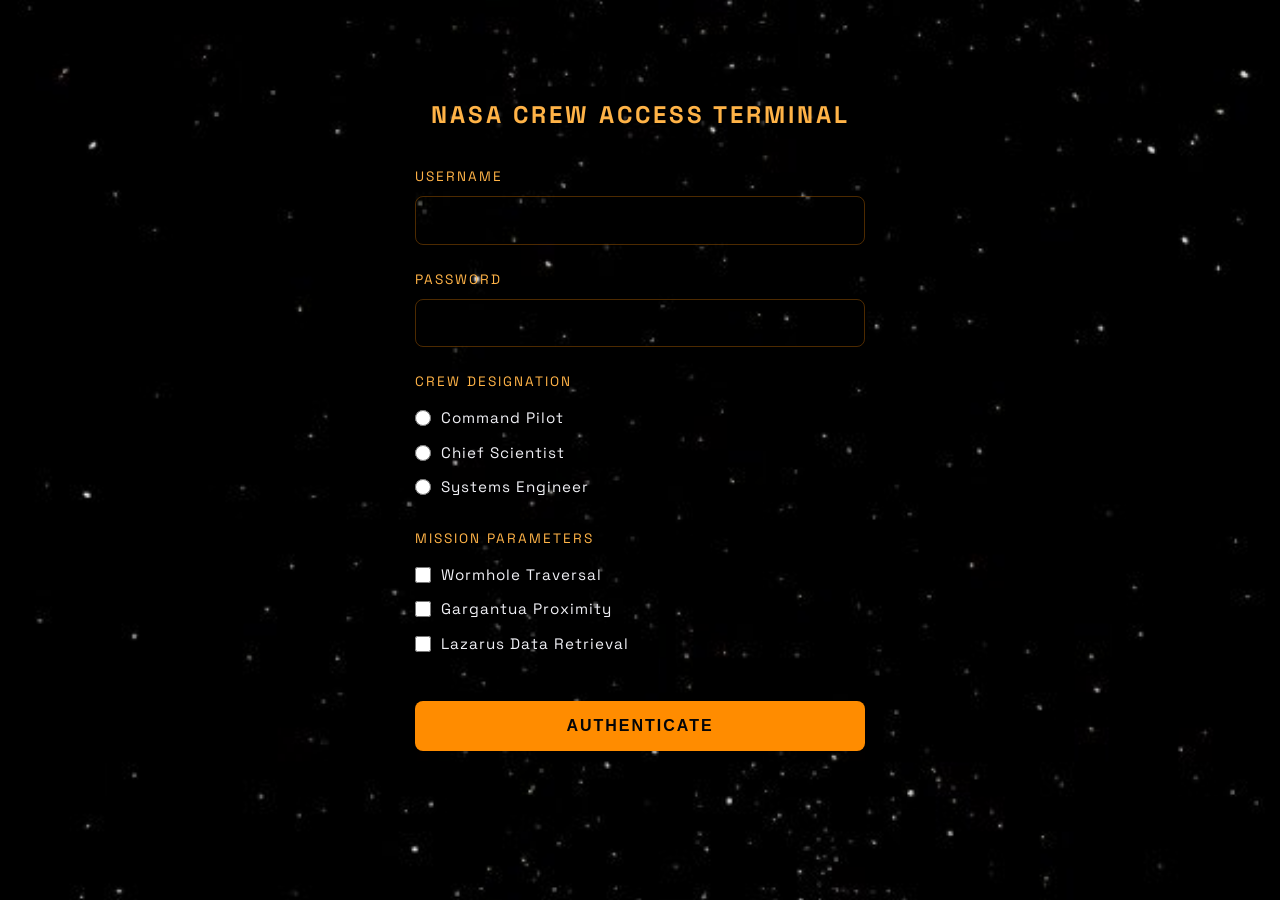
<file: index.html>
<!DOCTYPE html>
<html lang="en">
<head>
    <meta charset="UTF-8">
    <meta name="viewport" content="width=device-width, initial-scale=1.0">
    <title>LOGIN</title>
    <link rel="stylesheet" href="style edited.css">
</head>
<body>
    <main>
        <div class="login-container">
            <div class="terminal-header">
                <span class="status-light"></span>
                <h1>NASA Crew Access Terminal</h1>
            </div>
            <section class="glass-card">
                <form action="home.html" method="get">
                    <div class="form-group">
                        <label for="username">Username</label>
                        <input type="text" id="username" name="username" required>
                    </div>
                    <div class="form-group">
                        <label for="password">Password</label>
                        <input type="password" id="password" name="password" required>
                    </div>
                    <div class="form-group">
                        <label>Crew Designation</label>
                        <label class="inline-label">
                            <input type="radio" name="role" value="pilot" required> Command Pilot
                        </label>
                        <label class="inline-label">
                            <input type="radio" name="role" value="scientist"> Chief Scientist
                        </label>
                        <label class="inline-label">
                            <input type="radio" name="role" value="engineer"> Systems Engineer
                        </label>
                    </div>
                    <div class="form-group">
                        <label>Mission Parameters</label>
                        <label class="inline-label">
                            <input type="checkbox" name="mission" value="wormhole"> Wormhole Traversal
                        </label>
                        <label class="inline-label">
                            <input type="checkbox" name="mission" value="gargantua"> Gargantua Proximity
                        </label>
                        <label class="inline-label">
                            <input type="checkbox" name="mission" value="lazarus"> Lazarus Data Retrieval
                        </label>
                    </div>
                    <button type="submit" class="btn-submit">Authenticate</button>
                </form>
            </section>
        </div>
    </main>
</body>
</html>
</file>
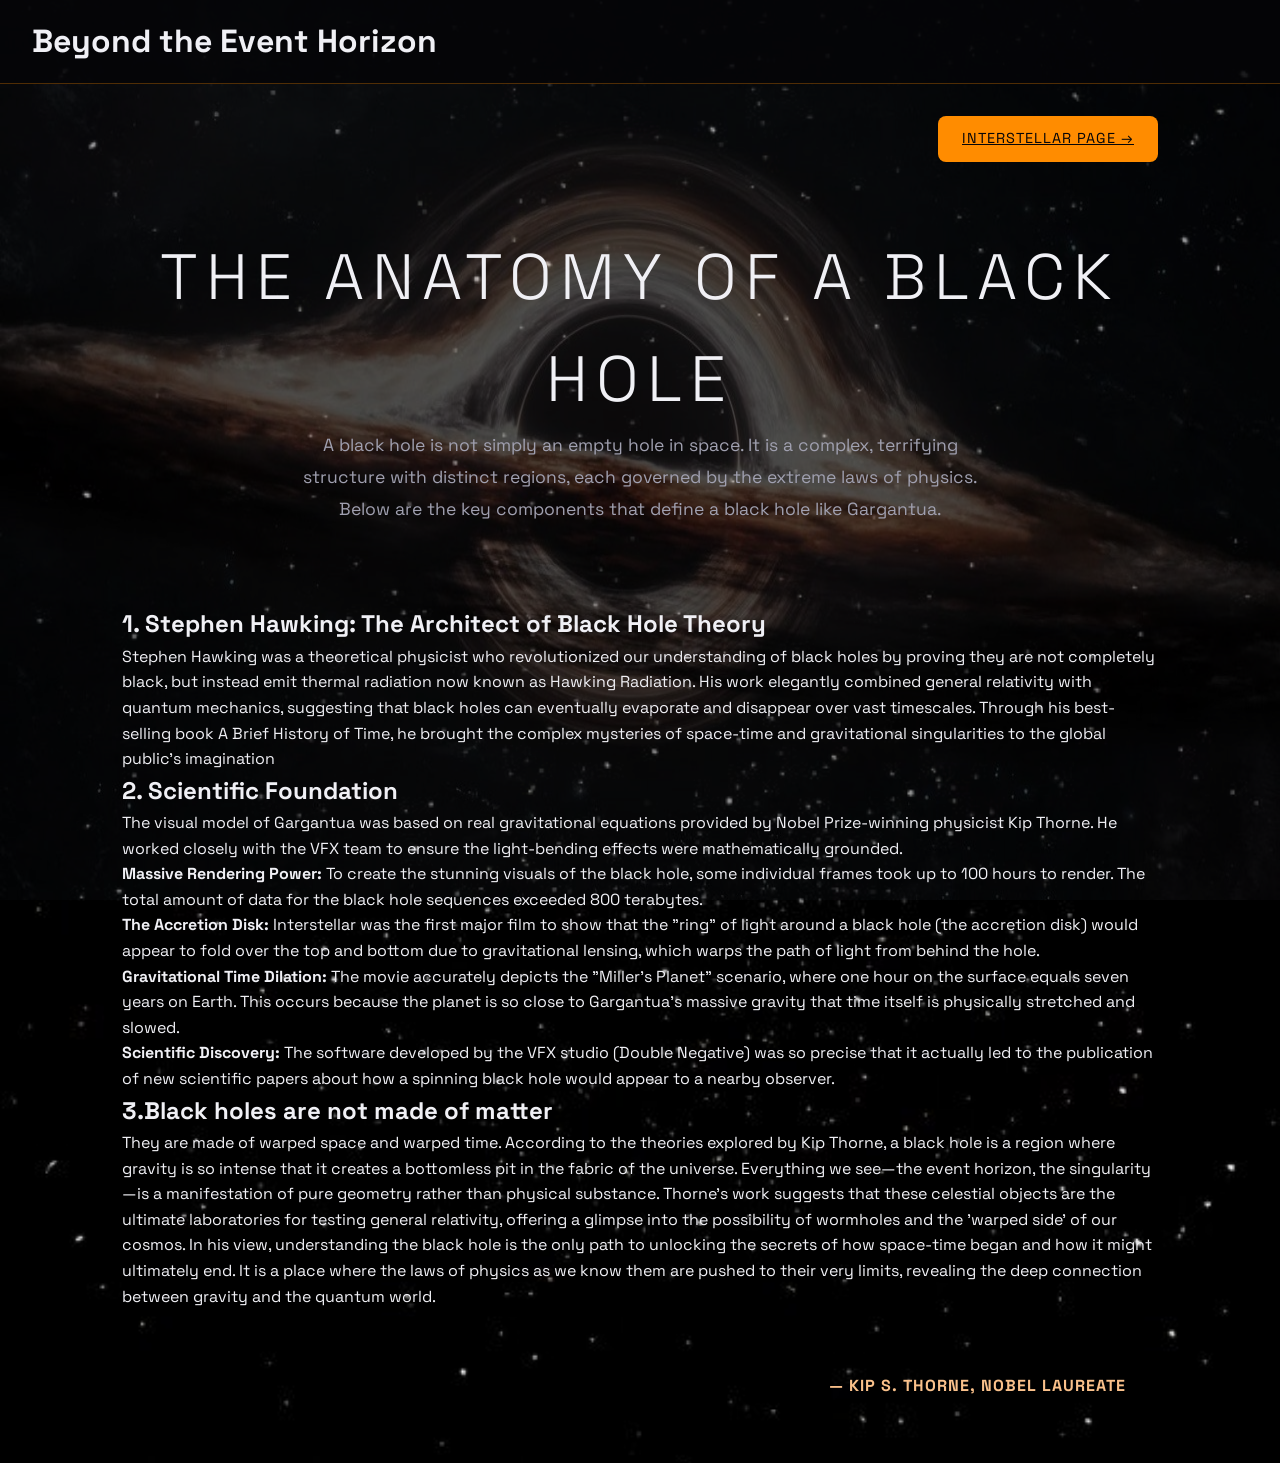
<file: anatomy.html>
<!DOCTYPE html>
<html lang="en">
<head>
    <meta charset="UTF-8">
    <meta name="viewport" content="width=device-width, initial-scale=1.0">
    <title>The Science - Black Hole Anatomy</title>
    <link rel="stylesheet" href="style edited.css">
</head>
<body>
    <img src="TASK3.jpg" class="bg-image" alt="Space Background">
    <header>
        <div class="container">
            <h1 class="site-title"> Beyond the Event Horizon</h1>
        </div>
    </header>
    <main>
        <div style="text-align: right; margin-bottom: 1rem;">
            <a href="mission.html" class="nav-btn">Interstellar Page →</a>
        </div>
        <section class="hero" style="padding: 3rem 2rem;">
            <h1>The Anatomy of a Black Hole</h1>
            <p>A black hole is not simply an empty hole in space. It is a complex, terrifying structure with distinct regions, each governed by the extreme laws of physics. Below are the key components that define a black hole like Gargantua.</p>
        </section>
        <article class="glass-card">
            <h2>1. Stephen Hawking: The Architect of Black Hole Theory</h2>
            <p>Stephen Hawking was a theoretical physicist who revolutionized our understanding of black holes by proving they are not completely black, but instead emit thermal radiation now known as Hawking Radiation. His work elegantly combined general relativity with quantum mechanics, suggesting that black holes can eventually evaporate and disappear over vast timescales. Through his best-selling book A Brief History of Time, he brought the complex mysteries of space-time and gravitational singularities to the global public's imagination</p>
        </article>
        <article class="glass-card">
            <h2>2. Scientific Foundation</h2>
            <p>The visual model of Gargantua was based on real gravitational equations provided by Nobel Prize-winning physicist Kip Thorne. He worked closely with the VFX team to ensure the light-bending effects were mathematically grounded.</p>
            <p><strong>Massive Rendering Power:</strong> To create the stunning visuals of the black hole, some individual frames took up to 100 hours to render. The total amount of data for the black hole sequences exceeded 800 terabytes.</p>
            <p><strong>The Accretion Disk:</strong> Interstellar was the first major film to show that the "ring" of light around a black hole (the accretion disk) would appear to fold over the top and bottom due to gravitational lensing, which warps the path of light from behind the hole.</p>
            <p><strong>Gravitational Time Dilation:</strong> The movie accurately depicts the "Miller's Planet" scenario, where one hour on the surface equals seven years on Earth. This occurs because the planet is so close to Gargantua's massive gravity that time itself is physically stretched and slowed.</p>
            <p><strong>Scientific Discovery:</strong> The software developed by the VFX studio (Double Negative) was so precise that it actually led to the publication of new scientific papers about how a spinning black hole would appear to a nearby observer.</p>
        </article>
        <h2>3.Black holes are not made of matter</h2>
        <p>They are made of warped space and warped time. According to the theories explored by Kip Thorne, a black hole is a region where gravity is so intense that it creates a bottomless pit in the fabric of the universe. Everything we see—the event horizon, the singularity—is a manifestation of pure geometry rather than physical substance. Thorne's work suggests that these celestial objects are the ultimate laboratories for testing general relativity, offering a glimpse into the possibility of wormholes and the 'warped side' of our cosmos. In his view, understanding the black hole is the only path to unlocking the secrets of how space-time began and how it might ultimately end. It is a place where the laws of physics as we know them are pushed to their very limits, revealing the deep connection between gravity and the quantum world.</p>
        <footer style="text-align: right; font-weight: bold; color: #fac18b; text-transform: uppercase; font-size: 1em; letter-spacing: 1px;">
            — Kip S. Thorne, Nobel Laureate
        </footer>
    </main>
</body>
</html>
</file>
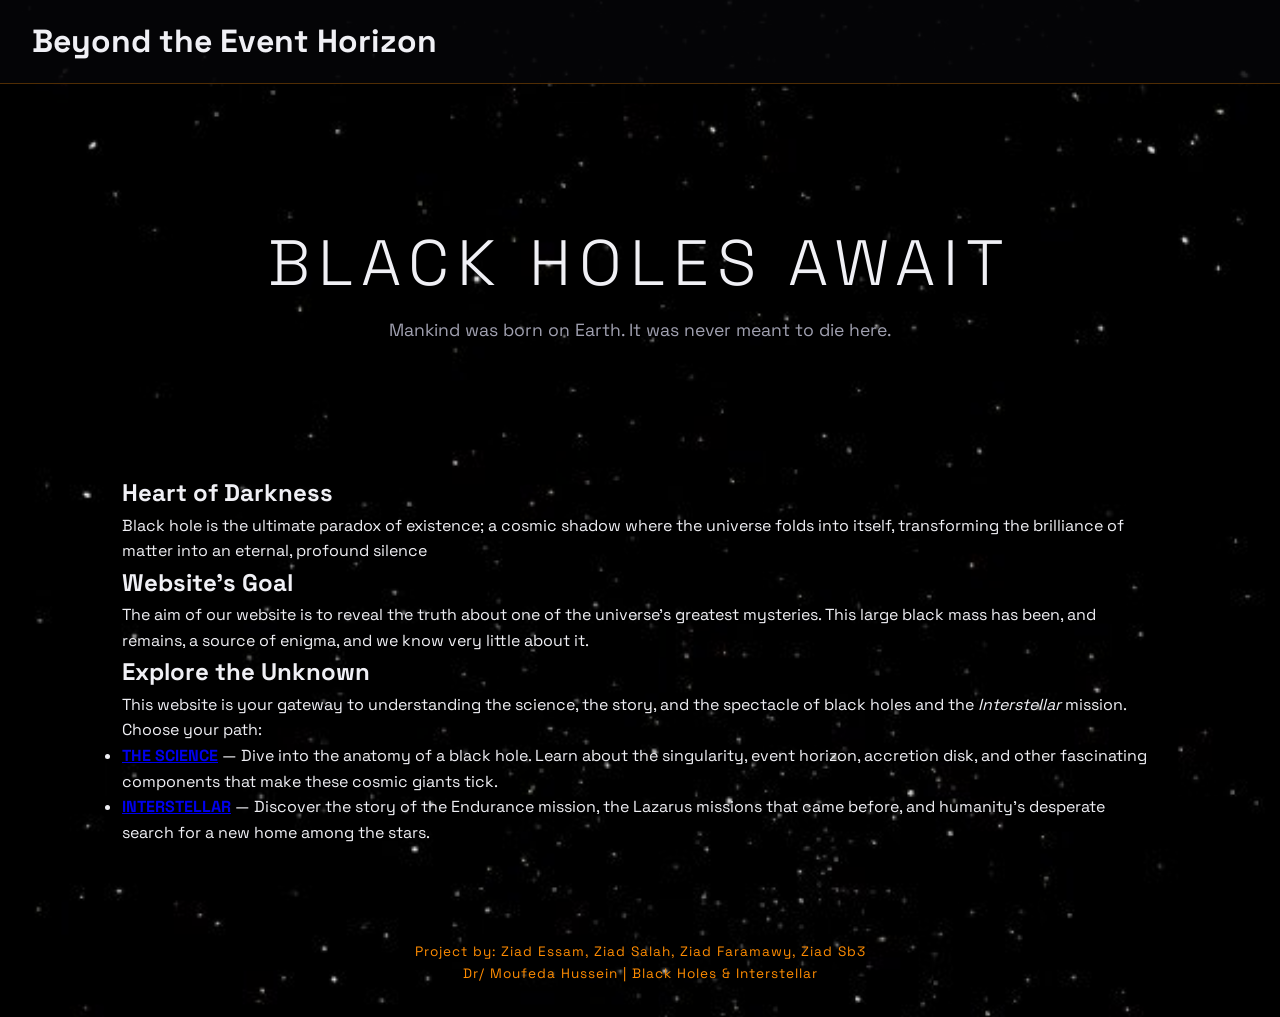
<file: home.html>
<!DOCTYPE html>
<html lang="en">
<head>
    <meta charset="UTF-8">
    <meta name="viewport" content="width=device-width, initial-scale=1.0">
    <title>Beyond the Event Horizon</title>
    <link rel="stylesheet" href="style edited.css">
</head>
<body>
    <video autoplay loop muted playsinline class="bg-video">
        <source src="TASK.mp4" type="video/mp4">
    </video>
    <header>
        <div class="container">
            <h1 class="site-title"> Beyond the Event Horizon</h1>
        </div>
    </header>
    <main class="container">
        <section class="hero">
            <h1>Black holes Await</h1>
            <p>Mankind was born on Earth. It was never meant to die here.</p>
        </section>
        <section>
            <h2>Heart of Darkness</h2>
            <p>Black hole is the ultimate paradox of existence; a cosmic shadow where the universe folds into itself, transforming the brilliance of matter into an eternal, profound silence</p>
        </section>
        <section>
            <h2>Website's Goal</h2>
            <p>The aim of our website is to reveal the truth about one of the universe's greatest mysteries. This large black mass has been, and remains, a source of enigma, and we know very little about it.</p>
        </section>
        <section>
            <h2>Explore the Unknown</h2>
            <p>This website is your gateway to understanding the science, the story, and the spectacle of black holes and the <em>Interstellar</em> mission. Choose your path:</p>
            <ul>
                <li><strong><a href="anatomy.html">THE SCIENCE</a></strong> — Dive into the anatomy of a black hole. Learn about the singularity, event horizon, accretion disk, and other fascinating components that make these cosmic giants tick.</li>
                <li><strong><a href="mission.html">INTERSTELLAR</a></strong> — Discover the story of the Endurance mission, the Lazarus missions that came before, and humanity's desperate search for a new home among the stars.</li>
            </ul>
        </section>
    </main>
    <footer>
        <div class="container">
            <p>Project by: Ziad Essam, Ziad Salah, Ziad Faramawy, Ziad Sb3</p>
            <p>Dr/ Moufeda Hussein | Black Holes & Interstellar </p>
        </div>
    </footer>
</body>
</html>
</file>
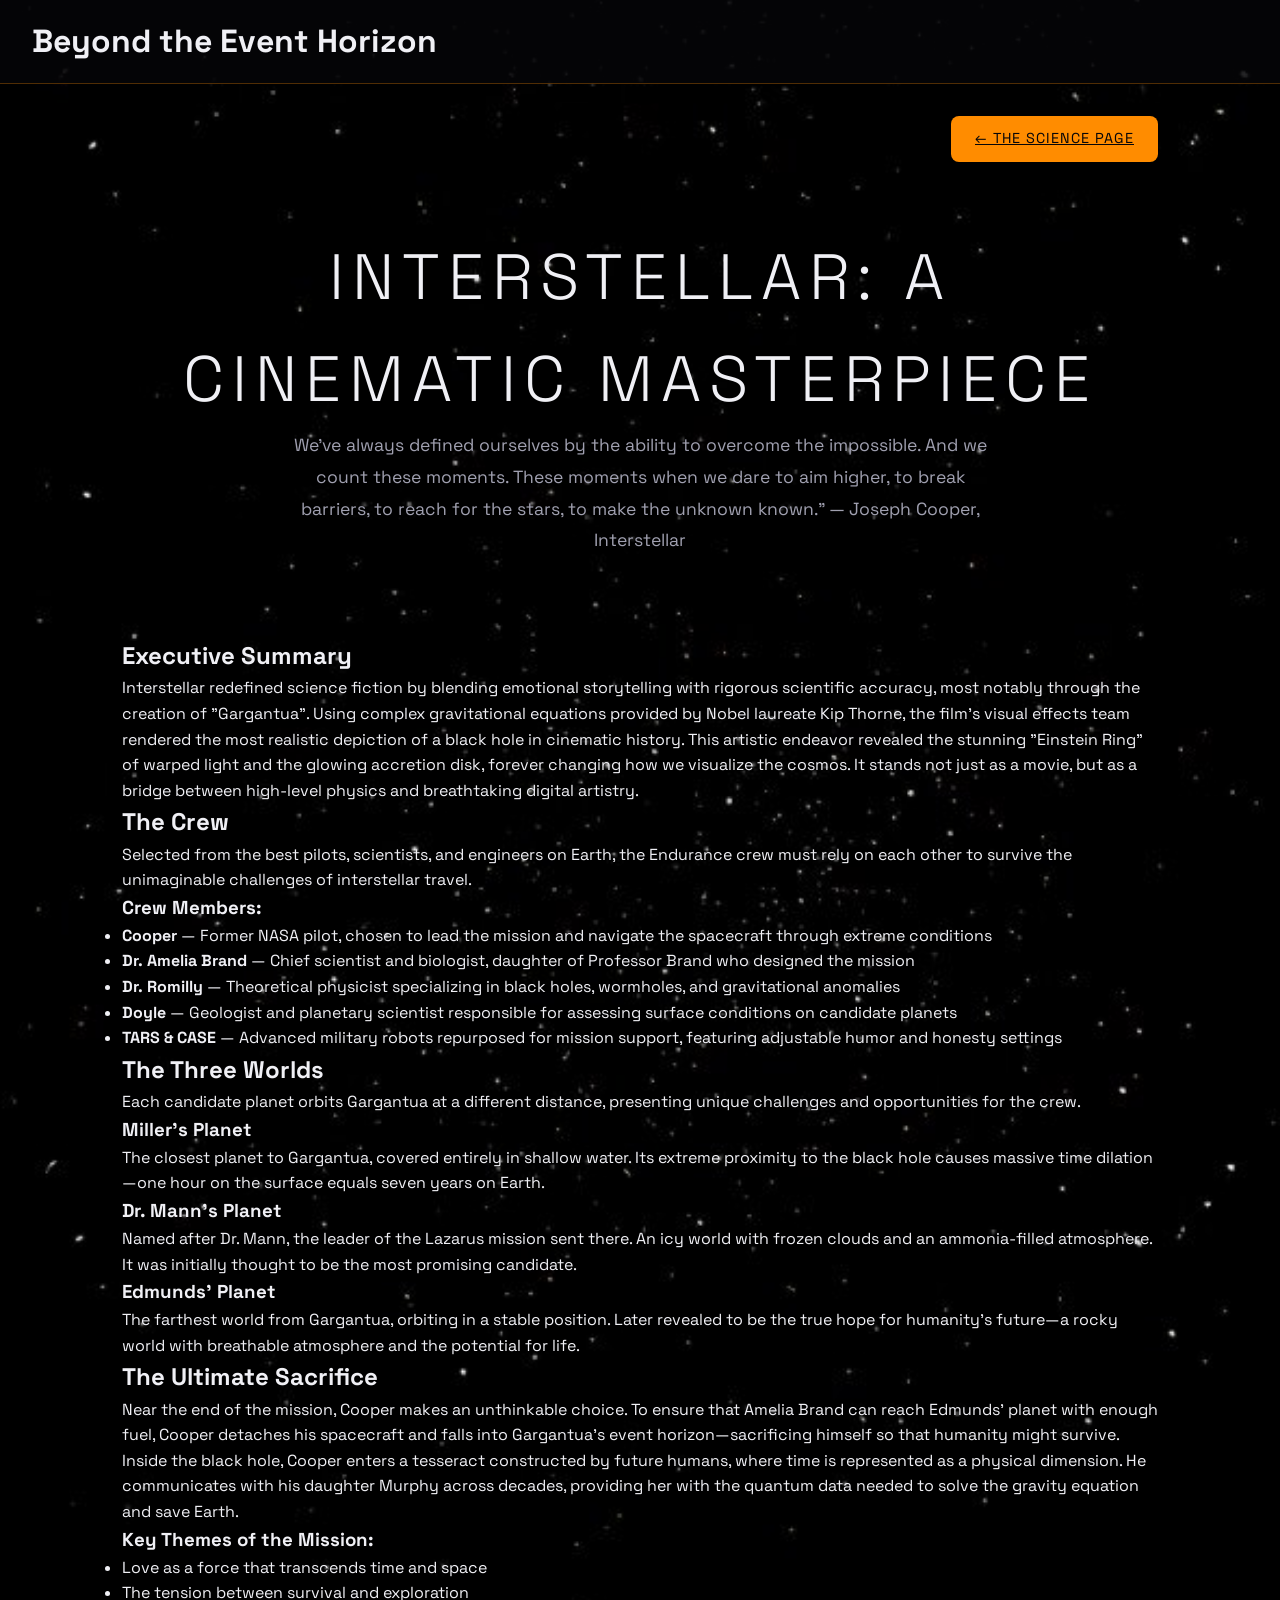
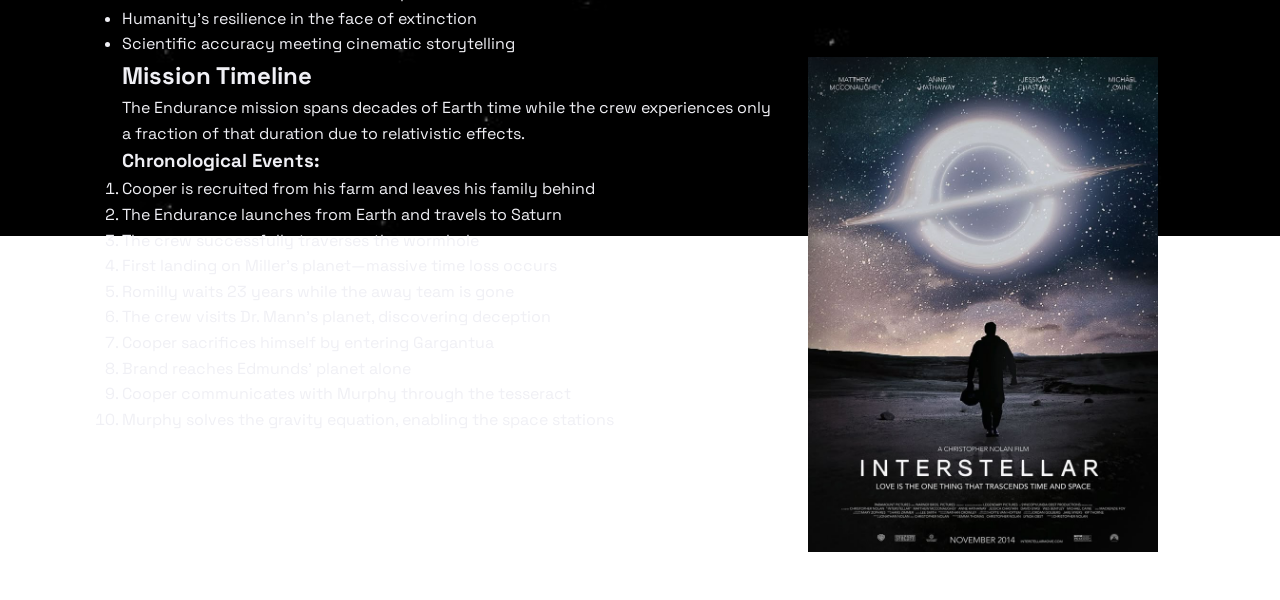
<file: mission.html>
<!DOCTYPE html>
<html lang="en">
<head>
    <meta charset="UTF-8">
    <meta name="viewport" content="width=device-width, initial-scale=1.0">
    <title>Interstellar: A Cinematic Masterpiece</title>
    <link rel="stylesheet" href="style edited.css">
</head>
<body>
    <header>
        <div class="container">
            <h1 class="site-title"> Beyond the Event Horizon</h1>
        </div>
    </header>
    <main>
        <div style="text-align: right; margin-bottom: 1rem;">
            <a href="anatomy.html" class="nav-btn">← The Science Page</a>
        </div>
        <section class="hero" style="padding: 3rem 2rem;">
            <h1>Interstellar: A Cinematic Masterpiece</h1>
            <p>We’ve always defined ourselves by the ability to overcome the impossible. And we count these moments. These moments when we dare to aim higher, to break barriers, to reach for the stars, to make the unknown known."

— Joseph Cooper, Interstellar</p>
        </section>
        <section class="glass-card">
            <h2>Executive Summary</h2>
            <p>Interstellar redefined science fiction by blending emotional storytelling with rigorous scientific accuracy, most notably through the creation of "Gargantua". Using complex gravitational equations provided by Nobel laureate Kip Thorne, the film’s visual effects team rendered the most realistic depiction of a black hole in cinematic history. This artistic endeavor revealed the stunning "Einstein Ring" of warped light and the glowing accretion disk, forever changing how we visualize the cosmos. It stands not just as a movie, but as a bridge between high-level physics and breathtaking digital artistry.</p>
        </section>
        <section class="glass-card">
            <h2>The Crew</h2>
            <p>Selected from the best pilots, scientists, and engineers on Earth, the Endurance crew must rely on each other to survive the unimaginable challenges of interstellar travel.</p>
            <h3>Crew Members:</h3>
            <ul>
                <li><strong>Cooper</strong> — Former NASA pilot, chosen to lead the mission and navigate the spacecraft through extreme conditions</li>
                <li><strong>Dr. Amelia Brand</strong> — Chief scientist and biologist, daughter of Professor Brand who designed the mission</li>
                <li><strong>Dr. Romilly</strong> — Theoretical physicist specializing in black holes, wormholes, and gravitational anomalies</li>
                <li><strong>Doyle</strong> — Geologist and planetary scientist responsible for assessing surface conditions on candidate planets</li>
                <li><strong>TARS & CASE</strong> — Advanced military robots repurposed for mission support, featuring adjustable humor and honesty settings</li>
            </ul>
        </section>
        <section class="glass-card">
            <h2>The Three Worlds</h2>
            <p>Each candidate planet orbits Gargantua at a different distance, presenting unique challenges and opportunities for the crew.</p>
            <h3>Miller's Planet</h3>
            <p>The closest planet to Gargantua, covered entirely in shallow water. Its extreme proximity to the black hole causes massive time dilation—one hour on the surface equals seven years on Earth.</p>
            <h3>Dr. Mann's Planet</h3>
            <p>Named after Dr. Mann, the leader of the Lazarus mission sent there. An icy world with frozen clouds and an ammonia-filled atmosphere. It was initially thought to be the most promising candidate.</p>
            <h3>Edmunds' Planet</h3>
            <p>The farthest world from Gargantua, orbiting in a stable position. Later revealed to be the true hope for humanity's future—a rocky world with breathable atmosphere and the potential for life.</p>
        </section>
        <section class="glass-card">
            <h2>The Ultimate Sacrifice</h2>
            <p>Near the end of the mission, Cooper makes an unthinkable choice. To ensure that Amelia Brand can reach Edmunds' planet with enough fuel, Cooper detaches his spacecraft and falls into Gargantua's event horizon—sacrificing himself so that humanity might survive.</p>
            <p>Inside the black hole, Cooper enters a tesseract constructed by future humans, where time is represented as a physical dimension. He communicates with his daughter Murphy across decades, providing her with the quantum data needed to solve the gravity equation and save Earth.</p>
            <h3>Key Themes of the Mission:</h3>
            <ul>
                <li>Love as a force that transcends time and space</li>
                <li>The tension between survival and exploration</li>
                <li>Humanity's resilience in the face of extinction</li>
                <li>Scientific accuracy meeting cinematic storytelling</li>
            </ul>
        </section>
        <section class="glass-card" style="display: flow-root;">
            <img src="TASK2.jpg" class="wiki-img" alt="Endurance Timeline">
            <h2>Mission Timeline</h2>
            <p>The Endurance mission spans decades of Earth time while the crew experiences only a fraction of that duration due to relativistic effects.</p>
            <h3>Chronological Events:</h3>
            <ol>
                <li>Cooper is recruited from his farm and leaves his family behind</li>
                <li>The Endurance launches from Earth and travels to Saturn</li>
                <li>The crew successfully traverses the wormhole</li>
                <li>First landing on Miller's planet—massive time loss occurs</li>
                <li>Romilly waits 23 years while the away team is gone</li>
                <li>The crew visits Dr. Mann's planet, discovering deception</li>
                <li>Cooper sacrifices himself by entering Gargantua</li>
                <li>Brand reaches Edmunds' planet alone</li>
                <li>Cooper communicates with Murphy through the tesseract</li>
                <li>Murphy solves the gravity equation, enabling the space stations</li>
            </ol>
        </section>
    </main>
</body>
</html>
</file>
<file: style edited.css>
@import url('https://fonts.googleapis.com/css2?family=Space+Grotesk:wght@300;400;500;700');
* {
    margin: 0;
    padding: 0;
    box-sizing: border-box;
}
body {
    background-image: url('TASK.jpg');
    background-attachment: fixed;
    background-position: right ;
    background-repeat: no-repeat;
    background-size: cover;
    font-family: 'Space Grotesk', sans-serif;
    color: #f0f0f5;
    line-height: 1.6;
    min-height: 100vh;
}
.bg-image {
    position: fixed;
    top: 0;
    left: 0;
    width: 100%;
    height: 100%;
    opacity: 0.3;
    z-index: -1;
}
.bg-video {
    position: absolute;
    top: 50vh;
    left: 50%;
    transform: translate(-50%, -50%);
    width: 70vw;
    height: 50vh;
    object-fit: cover;
    border-radius: 24px;
    opacity: 0.4;
}
.wiki-img {
    float: right;
    width: 350px;
    max-width: 50%;
    height: auto;
    margin-left: 2rem;
    margin-bottom: 1rem;
}
header {
    position: sticky;
    top: 0;
    z-index: 100;
    background-color: rgba(5, 5, 8, 0.85);
    border-bottom: 1px solid rgba(255, 140, 0, 0.3);
    padding: 1rem 2rem;
}
main {
    max-width: 1100px;
    margin: 0 auto;
    padding: 2rem;
}
.hero {
    text-align: center;
    padding: 6rem 2rem;
    margin-bottom: 2rem;
}
.hero h1 {
    font-size: 4rem;
    font-weight: 300;
    letter-spacing: 8px;
    text-transform: uppercase;
    color: #f0f0f5;
}
.hero .subtitle {
    font-size: 1.3rem;
    color: #ffb347;
    letter-spacing: 4px;
    text-transform: uppercase;
    margin-bottom: 2rem;
}
.hero p {
    max-width: 700px;
    margin: 0 auto;
    color: #a0a0b0;
    font-size: 1.1rem;
    line-height: 1.8;
}
.login-container {
    max-width: 450px;
    margin: 4rem auto;
}
.terminal-header {
    text-align: center;
    margin-bottom: 2rem;
}
.terminal-header h1 {
    font-size: 1.5rem;
    letter-spacing: 3px;
    text-transform: uppercase;
    color: #ffb347;
}
.form-group {
    margin-bottom: 1.5rem;
}
.form-group label {
    display: block;
    margin-bottom: 0.5rem;
    color: #ffb347;
    font-size: 0.85rem;
    letter-spacing: 2px;
    text-transform: uppercase;
}
.form-group input {
    width: 100%;
    padding: 0.9rem 1rem;
    background-color: rgba(255, 255, 255, 0);
    border: 1px solid rgba(255, 140, 0, 0.3);
    border-radius: 8px;
    color: #f0f0f5;
    font-size: 1rem;
    letter-spacing: 1px;
}
label.inline-label {
    display: flex;
    flex-direction: row;
    justify-content: flex-start;
    align-items: center;
    gap: 10px;
    margin: 0;
    padding: 5px 0;
    color: #f0f0f5;
    font-size: 0.95rem;
    text-transform: capitalize;
    letter-spacing: 1px;
    cursor: pointer;
}
label.inline-label input[type="radio"],
label.inline-label input[type="checkbox"] {
    width: 16px;
    height: 16px;
    margin: 0;
    cursor: pointer;
}
.btn-submit {
    width: 100%;
    padding: 1rem;
    margin-top: 1rem;
    background: #ff8c00;
    border: none;
    border-radius: 8px;
    color: #050508;
    font-size: 1rem;
    font-weight: bold;
    letter-spacing: 2px;
    text-transform: uppercase;
    cursor: pointer;
}
footer {
    text-align: center;
    padding: 2rem;
    color: #ff8c00;
    font-size: 0.85rem;
    letter-spacing: 1px;
    margin-top: 2rem;
}
.nav-btn {
    display: inline-block;
    padding: 0.7rem 1.5rem;
    background-color: #ff8c00;
    color: #050508;
    border-radius: 8px;
    letter-spacing: 1px;
    text-transform: uppercase;
    font-size: 0.9rem;
}
</file>
